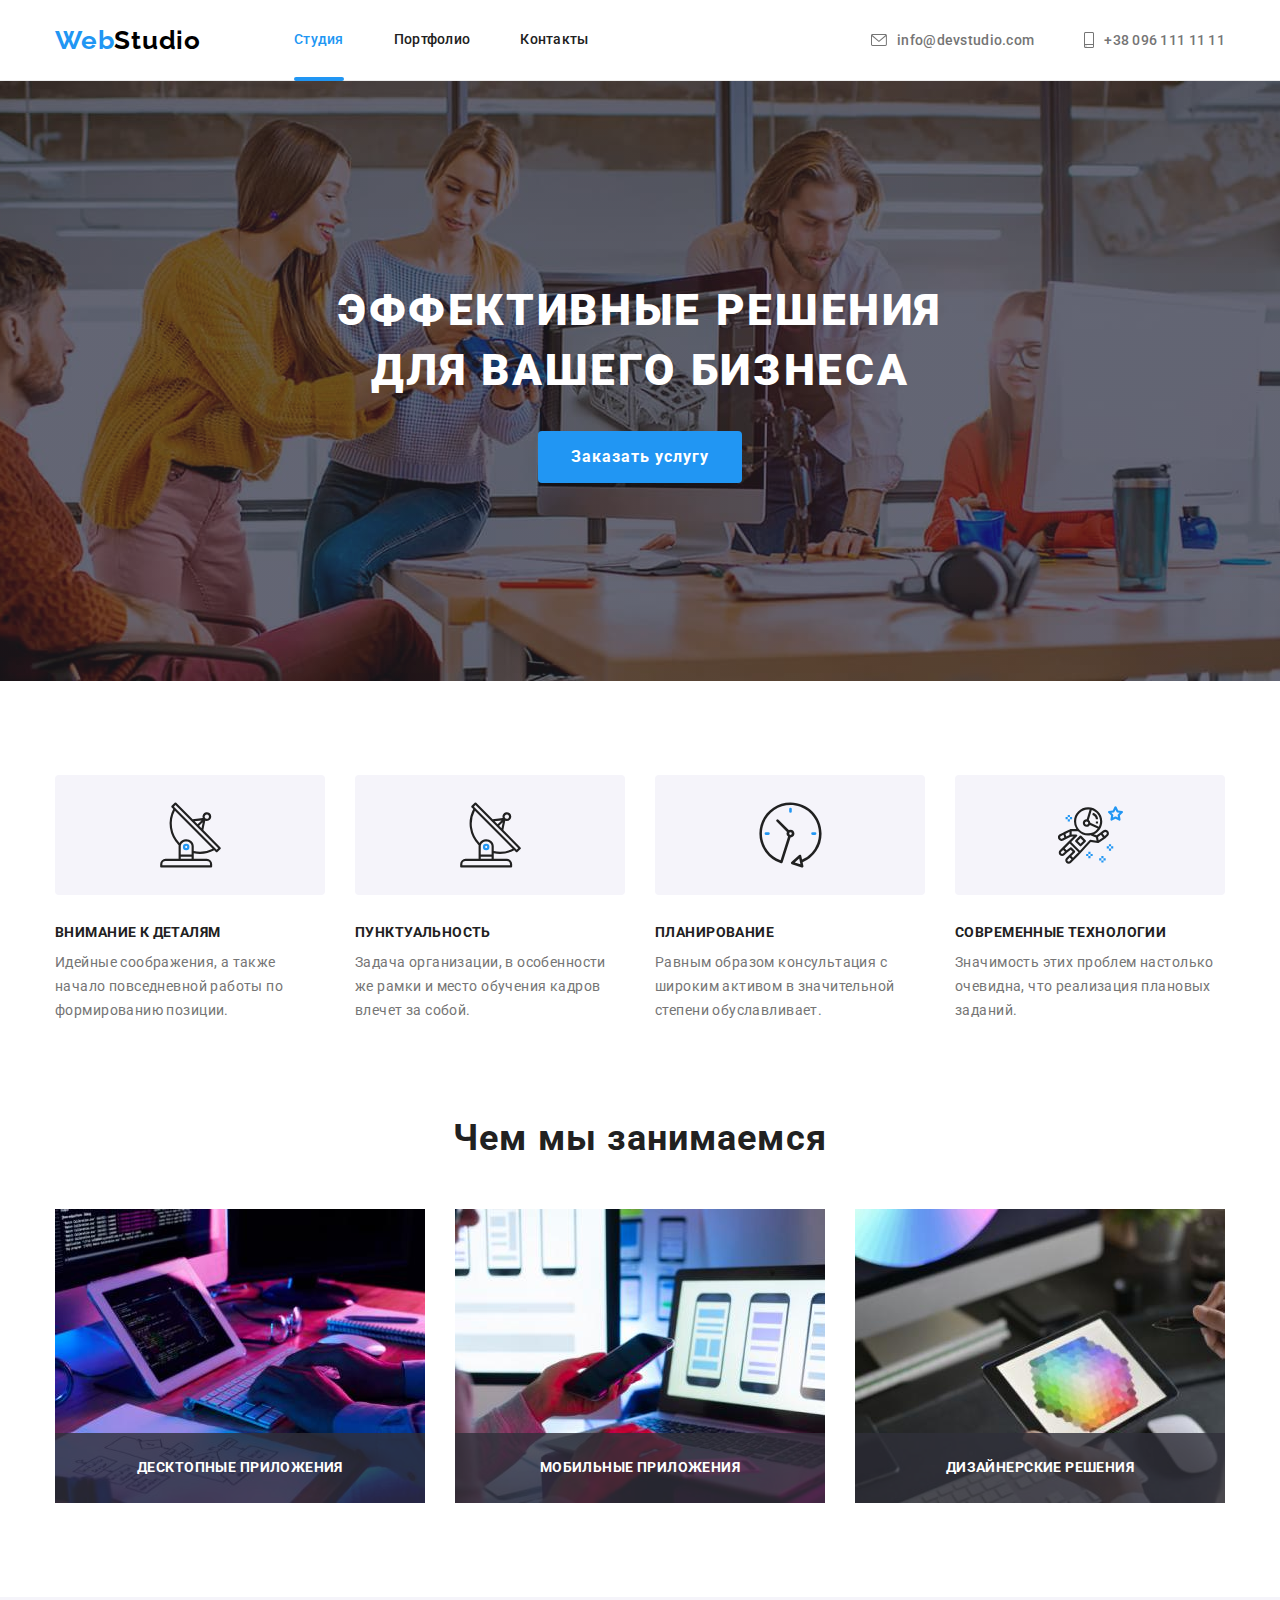
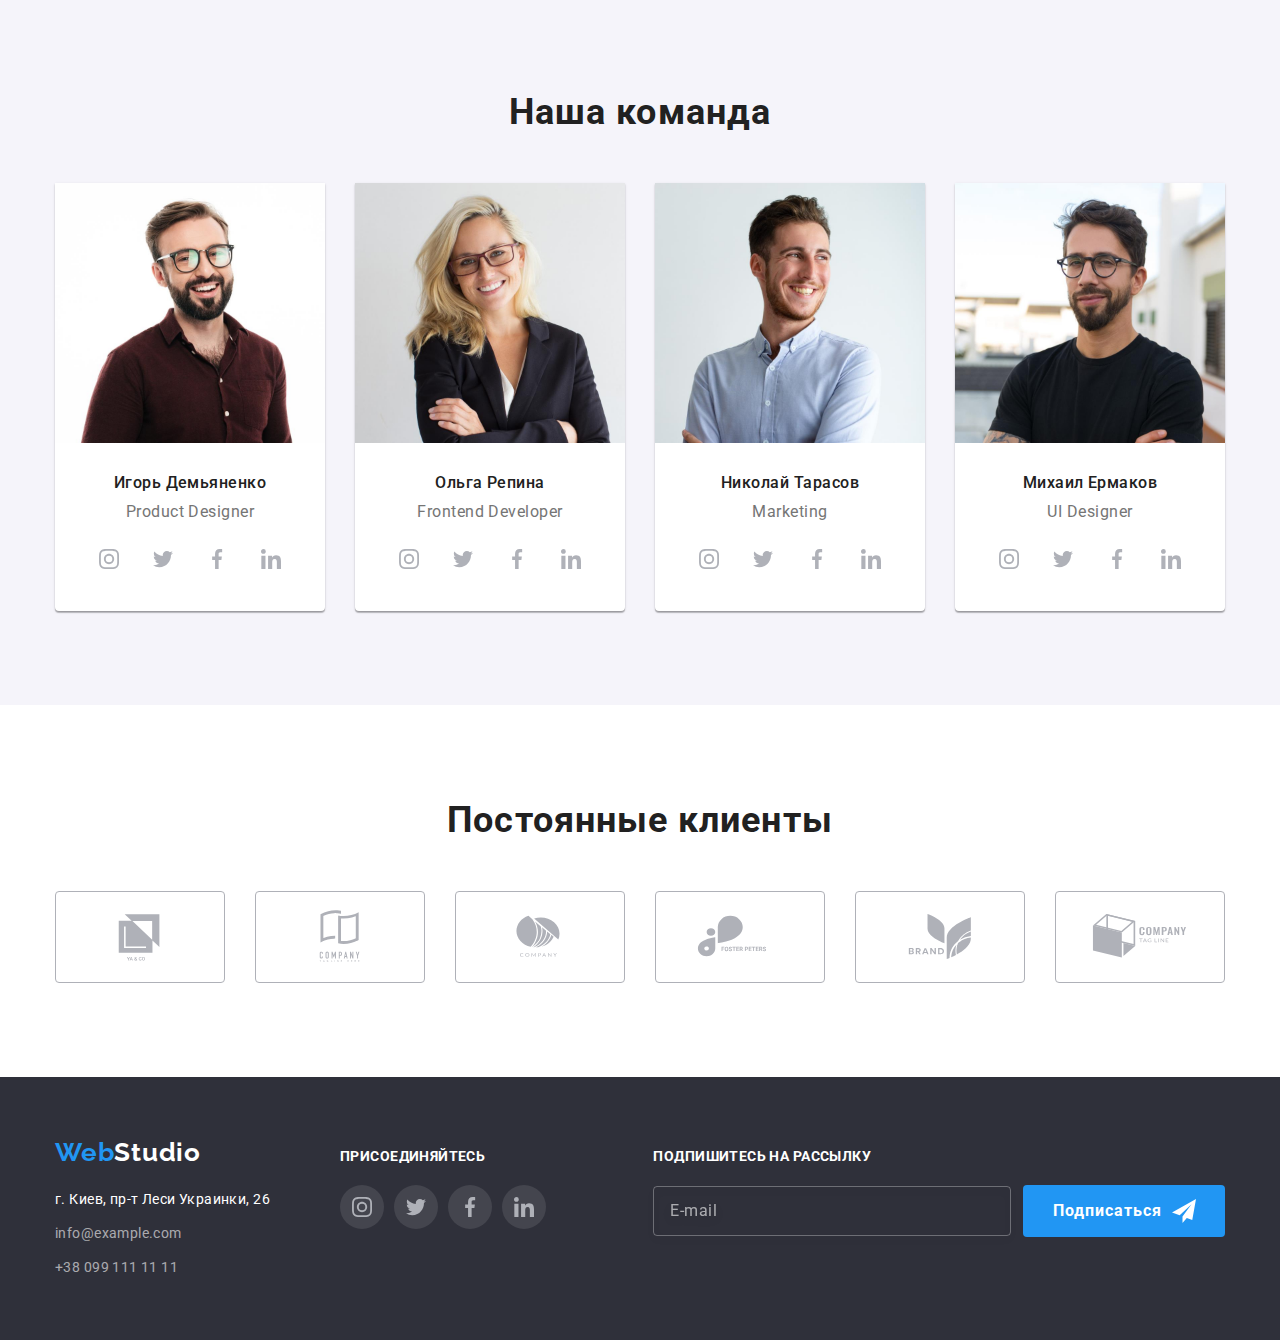
<file: index.html>
<!DOCTYPE html>
<html lang="ru">
  <head>
    <meta charset="UTF-8" />
    <meta http-equiv="X-UA-Compatible" content="IE=edge" />
    <meta name="viewport" content="width=device-width, initial-scale=1.0" />
    <title>Document</title>
    <link rel="preconnect" href="https://fonts.googleapis.com" />
    <link rel="preconnect" href="https://fonts.gstatic.com" crossorigin />
    <link
      href="https://fonts.googleapis.com/css2?family=Raleway:wght@700&family=Roboto:wght@400;500;700;900&display=swap"
      rel="stylesheet"
    />
    <link
      rel="stylesheet"
      href="https://cdnjs.cloudflare.com/ajax/libs/modern-normalize/1.1.0/modern-normalize.min.css"
    />
    <link rel="stylesheet" href="./css/main.min.css" />
  </head>
  <body>
    <!--Header-->
    <header class="header">
      <div class="container header__container">
        <!--page navigation-->
        <nav class="navigation">
          <a href="#" lang="en" class="logo header__logo">Web<span class="logo__dark">Studio</span></a>
          <ul class="nav">
            <li class="nav__item">
              <a class="nav__link nav__link--active" href="./index.html">Студия</a>
            </li>
            <li class="nav__item">
              <a class="nav__link" href="./portfolio.html">Портфолио</a>
            </li>
            <li class="nav__item">
              <a class="nav__link" href="#">Контакты</a>
            </li>
          </ul>
        </nav>
        <!--contacts info -->
        <ul class="contacts header__contacts">
          <li class="contacts__item">
            <a class="contacts__link" href="mailto:info@devstudio.com">
              <svg class="contacts__icon" width="16" height="12">
                <use href="./images/icons.svg/sprite.svg#envelope"></use></svg
              >info@devstudio.com
            </a>
          </li>
          <li class="contacts__item">
            <a class="contacts__link" href="tel:+380961111111">
              <svg class="contacts__icon" width="10" height="16">
                <use href="./images/icons.svg/sprite.svg#smartphone"></use></svg
              >+38 096 111 11 11</a
            >
          </li>
        </ul>
      </div>
    </header>
    <!-- ============ Hero ======================================-->
    <main>
      <section class="hero">
        <div class="container">
          <h1 class="hero__title">Эффективные решения для вашего бизнеса</h1>
          <button class="button" type="button" data-modal-open>Заказать услугу</button>
        </div>
      </section>
      <!-- ============ Section features =====-->
      <section class="section">
        <div class="container">
          <h2 class="section__title visually-hidden">Benefits</h2>
          <ul class="features">
            <li class="features__item">
              <div class="features__wrapper">
                <svg width="65" height="70">
                  <use href="./images/icons.svg/sprite.svg#antenna"></use>
                </svg>
              </div>
              <h3 class="features__title">Внимание к деталям</h3>
              <p class="features__text">
                Идейные соображения, а также начало повседневной работы по формированию позиции.
              </p>
            </li>
            <li class="features__item">
              <div class="features__wrapper">
                <svg width="65" height="70">
                  <use href="./images/icons.svg/sprite.svg#antenna"></use>
                </svg>
              </div>
              <h3 class="features__title">Пунктуальность</h3>
              <p class="features__text">
                Задача организации, в особенности же рамки и место обучения кадров влечет за собой.
              </p>
            </li>
            <li class="features__item">
              <div class="features__wrapper">
                <svg width="65" height="70">
                  <use href="./images/icons.svg/sprite.svg#clock"></use>
                </svg>
              </div>
              <h3 class="features__title">Планирование</h3>
              <p class="features__text">
                Равным образом консультация с широким активом в значительной степени обуславливает.
              </p>
            </li>
            <li class="features__item">
              <div class="features__wrapper">
                <svg width="65" height="70">
                  <use href="./images/icons.svg/sprite.svg#astronaut"></use>
                </svg>
              </div>
              <h3 class="features__title">Современные технологии</h3>
              <p class="features__text">
                Значимость этих проблем настолько очевидна, что реализация плановых заданий.
              </p>
            </li>
          </ul>
        </div>
      </section>
      <!--Section work-->
      <section class="section section--no-padding-top">
        <div class="container">
          <h2 class="section__title">Чем мы занимаемся</h2>
          <ul class="work">
            <li class="work__item">
              <img
                src="./images/work/block_scheme2.jpg"
                alt="Руки кодирующие на ноутбуке по блок-схеме"
                width="370"
                height="294"
              />
              <h3 class="work__title">Десктопные приложения</h3>
            </li>
            <li class="work__item">
              <img
                src="./images/work/mobile_vers2.jpg"
                alt="Экран ноутбука с вариатами моб.приложений"
                width="370"
                height="294"
              />
              <h3 class="work__title">Мобильные приложения</h3>
            </li>
            <li class="work__item">
              <img
                src="./images/work/laptop_vers2.jpg"
                alt="Планшет с игрой в руках "
                width="370"
                height="294"
              />
              <h3 class="work__title">Дизайнерские решения</h3>
            </li>
          </ul>
        </div>
      </section>
      <!--our_team-->
      <section class="section section--team">
        <div class="container">
          <h2 class="section__title">Наша команда</h2>
          <ul class="team">
            <li class="team__item">
              <img
                src="./images/team/ihor_demian2.jpg"
                alt="Фотография Игорь Демьяненко"
                width="270"
                height="260"
              />
              <div class="team__wrapper">
                <h3 class="team__title">Игорь Демьяненко</h3>
                <p lang="en" class="team__text">Product Designer</p>
                <ul class="social-list">
                  <li class="social-list__item">
                    <a href="" class="social-list__link">
                      <svg class="social-list__icon" width="20" height="20">
                        <use href="./images/icons.svg/sprite.svg#instagram"></use>
                      </svg>
                    </a>
                  </li>
                  <li class="social-list__item">
                    <a href="" class="social-list__link">
                      <svg class="social-list__icon" width="20" height="20">
                        <use href="./images/icons.svg/sprite.svg#twitter"></use>
                      </svg>
                    </a>
                  </li>
                  <li class="social-list__item">
                    <a href="" class="social-list__link">
                      <svg class="social-list__icon" width="20" height="20">
                        <use href="./images/icons.svg/sprite.svg#facebook"></use>
                      </svg>
                    </a>
                  </li>
                  <li class="social-list__item">
                    <a href="" class="social-list__link">
                      <svg class="social-list__icon" width="20" height="20">
                        <use href="./images/icons.svg/sprite.svg#linkedin"></use>
                      </svg>
                    </a>
                  </li>
                </ul>
              </div>
            </li>
            <li class="team__item">
              <img
                src="./images/team/olha_repina2.jpg"
                alt="Фотография Ольга Репина"
                width="270"
                height="260"
              />
              <div class="team__wrapper">
                <h3 class="team__title">Ольга Репина</h3>
                <p lang="en" class="team__text">Frontend Developer</p>
                <ul class="social-list">
                  <li class="social-list__item">
                    <a href="" class="social-list__link">
                      <svg class="social-list__icon" width="20" height="20">
                        <use href="./images/icons.svg/sprite.svg#instagram"></use>
                      </svg>
                    </a>
                  </li>
                  <li class="social-list__item">
                    <a href="" class="social-list__link">
                      <svg class="social-list__icon" width="20" height="20">
                        <use href="./images/icons.svg/sprite.svg#twitter"></use>
                      </svg>
                    </a>
                  </li>
                  <li class="social-list__item">
                    <a href="" class="social-list__link">
                      <svg class="social-list__icon" width="20" height="20">
                        <use href="./images/icons.svg/sprite.svg#facebook"></use>
                      </svg>
                    </a>
                  </li>
                  <li class="social-list__item">
                    <a href="" class="social-list__link">
                      <svg class="social-list__icon" width="20" height="20">
                        <use href="./images/icons.svg/sprite.svg#linkedin"></use>
                      </svg>
                    </a>
                  </li>
                </ul>
              </div>
            </li>
            <li class="team__item">
              <img
                src="./images/team/nikolaj_tarasov2.jpg"
                alt="Фотография Николай Тарасов"
                width="270"
                height="260"
              />
              <div class="team__wrapper">
                <h3 class="team__title">Николай Тарасов</h3>
                <p lang="en" class="team__text">Marketing</p>
                <ul class="social-list">
                  <li class="social-list__item">
                    <a href="" class="social-list__link">
                      <svg class="social-list__icon" width="20" height="20">
                        <use href="./images/icons.svg/sprite.svg#instagram"></use>
                      </svg>
                    </a>
                  </li>
                  <li class="social-list__item">
                    <a href="" class="social-list__link">
                      <svg class="social-list__icon" width="20" height="20">
                        <use href="./images/icons.svg/sprite.svg#twitter"></use>
                      </svg>
                    </a>
                  </li>
                  <li class="social-list__item">
                    <a href="" class="social-list__link">
                      <svg class="social-list__icon" width="20" height="20">
                        <use href="./images/icons.svg/sprite.svg#facebook"></use>
                      </svg>
                    </a>
                  </li>
                  <li class="social-list__item">
                    <a href="" class="social-list__link">
                      <svg class="social-list__icon" width="20" height="20">
                        <use href="./images/icons.svg/sprite.svg#linkedin"></use>
                      </svg>
                    </a>
                  </li>
                </ul>
              </div>
            </li>
            <li class="team__item">
              <img
                src="./images/team/michail_ermakov2.jpg"
                alt="Фотография Михаил Ермаков"
                width="270"
                height="260"
              />
              <div class="team__wrapper">
                <h3 class="team__title">Михаил Ермаков</h3>
                <p lang="en" class="team__text">UI Designer</p>
                <ul class="social-list">
                  <li class="social-list__item">
                    <a href="" class="social-list__link">
                      <svg class="social-list__icon" width="20" height="20">
                        <use href="./images/icons.svg/sprite.svg#instagram"></use>
                      </svg>
                    </a>
                  </li>
                  <li class="social-list__item">
                    <a href="" class="social-list__link">
                      <svg class="social-list__icon" width="20" height="20">
                        <use href="./images/icons.svg/sprite.svg#twitter"></use>
                      </svg>
                    </a>
                  </li>
                  <li class="social-list__item">
                    <a href="" class="social-list__link">
                      <svg class="social-list__icon" width="20" height="20">
                        <use href="./images/icons.svg/sprite.svg#facebook"></use>
                      </svg>
                    </a>
                  </li>
                  <li class="social-list__item">
                    <a href="" class="social-list__link">
                      <svg class="social-list__icon" width="20" height="20">
                        <use href="./images/icons.svg/sprite.svg#linkedin"></use>
                      </svg>
                    </a>
                  </li>
                </ul>
              </div>
            </li>
          </ul>
        </div>
      </section>
      <!-- ===CLIENTS -->
      <section class="section">
        <div class="container">
          <h2 class="section__title">Постоянные клиенты</h2>
          <ul class="clients">
            <li class="clients__item">
              <a href="" class="clients__link">
                <svg class="clients__icon" width="106" height="60">
                  <use href="./images/icons.svg/sprite.svg#company-name-1"></use>
                </svg>
              </a>
            </li>
            <li class="clients__item">
              <a href="" class="clients__link">
                <svg class="clients__icon">
                  <use href="./images/icons.svg/sprite.svg#company-name-2"></use>
                </svg>
              </a>
            </li>
            <li class="clients__item">
              <a href="" class="clients__link">
                <svg class="clients__icon">
                  <use href="./images/icons.svg/sprite.svg#company-name-3"></use>
                </svg>
              </a>
            </li>
            <li class="clients__item">
              <a href="" class="clients__link">
                <svg class="clients__icon">
                  <use href="./images/icons.svg/sprite.svg#company-name-4"></use>
                </svg>
              </a>
            </li>
            <li class="clients__item">
              <a href="" class="clients__link">
                <svg class="clients__icon">
                  <use href="./images/icons.svg/sprite.svg#company-name-5"></use>
                </svg>
              </a>
            </li>
            <li class="clients__item">
              <a href="" class="clients__link">
                <svg class="clients__icon">
                  <use href="./images/icons.svg/sprite.svg#company-name-6"></use>
                </svg>
              </a>
            </li>
          </ul>
        </div>
      </section>
    </main>
    <!--Footer-->
    <footer class="footer">
      <div class="container container--footer">
        <div class="address-block">
          <a href="#" class="logo footer__logo">Web<span class="logo__light">Studio</span></a>
          <address class="footer__addr">
            <ul class="footer__list footer__list--text">
              <li class="footer__item">
                <a
                  class="footer__link footer__link--location"
                  href="https://goo.gl/maps/vdUjSE2Tv6SdJSwDA"
                  target="_blank"
                  rel="noopener noreferrer"
                  >г. Киев, пр-т Леси Украинки, 26
                </a>
              </li>
              <li class="footer__item">
                <a class="footer__link" href="mailto:info@example.com">info@example.com</a>
              </li>
              <li class="footer__item">
                <a class="footer__link" href="tel:+380991111111">+38 099 111 11 11</a>
              </li>
            </ul>
          </address>
        </div>
        <div class="social-block">
          <h3 class="footer__title">присоединяйтесь</h3>
          <ul class="social-list">
            <li class="social-list__item">
              <a href="" class="social-list__link social-list__link--footer">
                <svg class="social-list__icon" width="20" height="20">
                  <use href="./images/icons.svg/sprite.svg#instagram"></use>
                </svg>
              </a>
            </li>
            <li class="social-list__item">
              <a href="" class="social-list__link social-list__link--footer">
                <svg class="social-list__icon" width="20" height="20">
                  <use href="./images/icons.svg/sprite.svg#twitter"></use>
                </svg>
              </a>
            </li>
            <li class="social-list__item">
              <a href="" class="social-list__link social-list__link--footer">
                <svg class="social-list__icon" width="20" height="20">
                  <use href="./images/icons.svg/sprite.svg#facebook"></use>
                </svg>
              </a>
            </li>
            <li class="social-list__item">
              <a href="" class="social-list__link social-list__link--footer">
                <svg class="social-list__icon" width="20" height="20">
                  <use href="./images/icons.svg/sprite.svg#linkedin"></use>
                </svg>
              </a>
            </li>
          </ul>
        </div>
          <form class="subscription">
            <h3 class="footer__title">Подпишитесь на рассылку</h3>
            <div class="subscription__wrapper">
              <input class="subscription__input" type="email" 
              name="email" 
              id="user_email" 
              pattern="^([a-z0-9_-]+\.)*[a-z0-9_-]+@[a-z0-9_-]+(\.[a-z0-9_-]+)*\.[a-z]{2,6}$" 
              title="xxxx@xxx.xxx" placeholder="E-mail"/>
              <button type="submit" class="button button--subscription">
                <span>
                  Подписаться
                </span>
                <svg class="social-list__icon subscription__icon" width="24" height="24">
                  <use href="./images/icons.svg/sprite.svg#icon-telegram"></use>
                </svg>
              </button>
            </div>
          </form> 
      </div>
    </footer>
    <!-- ==================== BACKDROP =================== -->
    <div class="backdrop is-hidden" data-modal>
      <div class="modal">
        <button type="button" class="close-btn" data-modal-close>
          <svg class="modal-close-btn__icon" width="11" height="11">
            <use href="./images/icons.svg/sprite.svg#close-icon"></use>
          </svg>
        </button>

        <form class="contact-form">
          <b class="contact-form__topic">Оставьте свои данные, мы вам перезвоним</b>
          <label class="contact-form__field">
            <span class="contact-form__key">Имя</span>
            <span class="contact-form__wrapper">
              <input
              class="contact-form__input"
              type="text"
              name="user-name"
              pattern="[a-zA-Z]*"
              title="Максим"/>
              <svg class="contact-form__icon" width="18" height="18">
              <use href="./images/icons.svg/sprite.svg#icon-person"></use>
              </svg>
            </span>
          </label>
          <label class="contact-form__field">
            <span class="contact-form__key">Телефон</span>
            <span class="contact-form__wrapper">
              <input
              class="contact-form__input"
              type="tel"
              name="user-phone-number"
              pattern="[0-9]{3}-[0-9]{3}-[0-9]{2}-[0-9]{2}"
              title="xxx-xxx-xx-xx"
            />
            <svg class="contact-form__icon" width="13" height="13">
              <use href="./images/icons.svg/sprite.svg#icon-phone-black"></use>
            </svg>
            </span>
          </label>
          <label class="contact-form__field">
            <span class="contact-form__key">Почта</span>
            <span class="contact-form__wrapper">
              <input
              class="contact-form__input"
              type="email"
              name="user-email"
              pattern="^([a-z0-9_-]+\.)*[a-z0-9_-]+@[a-z0-9_-]+(\.[a-z0-9_-]+)*\.[a-z]{2,6}$"
              title="xxxx@xxx.xxx"
            />
            <svg class="contact-form__icon" width="18" height="18">
              <use href="./images/icons.svg/sprite.svg#icon-vector"></use>
            </svg>
            </span>
          </label>
          <label class="contact-form__field contact-form__field--last">
            <span class="contact-form__key">Комментарий</span>
            <textarea
              class="contact-form__message"
              placeholder="Введите текст"
              name="user-text-message"
            ></textarea>
          </label>
          <input type="checkbox" class="checkbox checkbox--visually-hidden" id="checkbox-policy" name="user-checkbox" value="newsletter-agreed"/>
          <label for="checkbox-policy" class="checkbox__label"
            >Соглашаюсь с рассылкой и принимаю&nbsp;<a class="checkbox__link" href="">Условия договора</a></label
          >
          <button type="submit" class="button button--form">Отправить</button>
        </form>
      </div>
    </div>
    <script src="./js/modal.js"></script>
  </body>
</html>
</file>
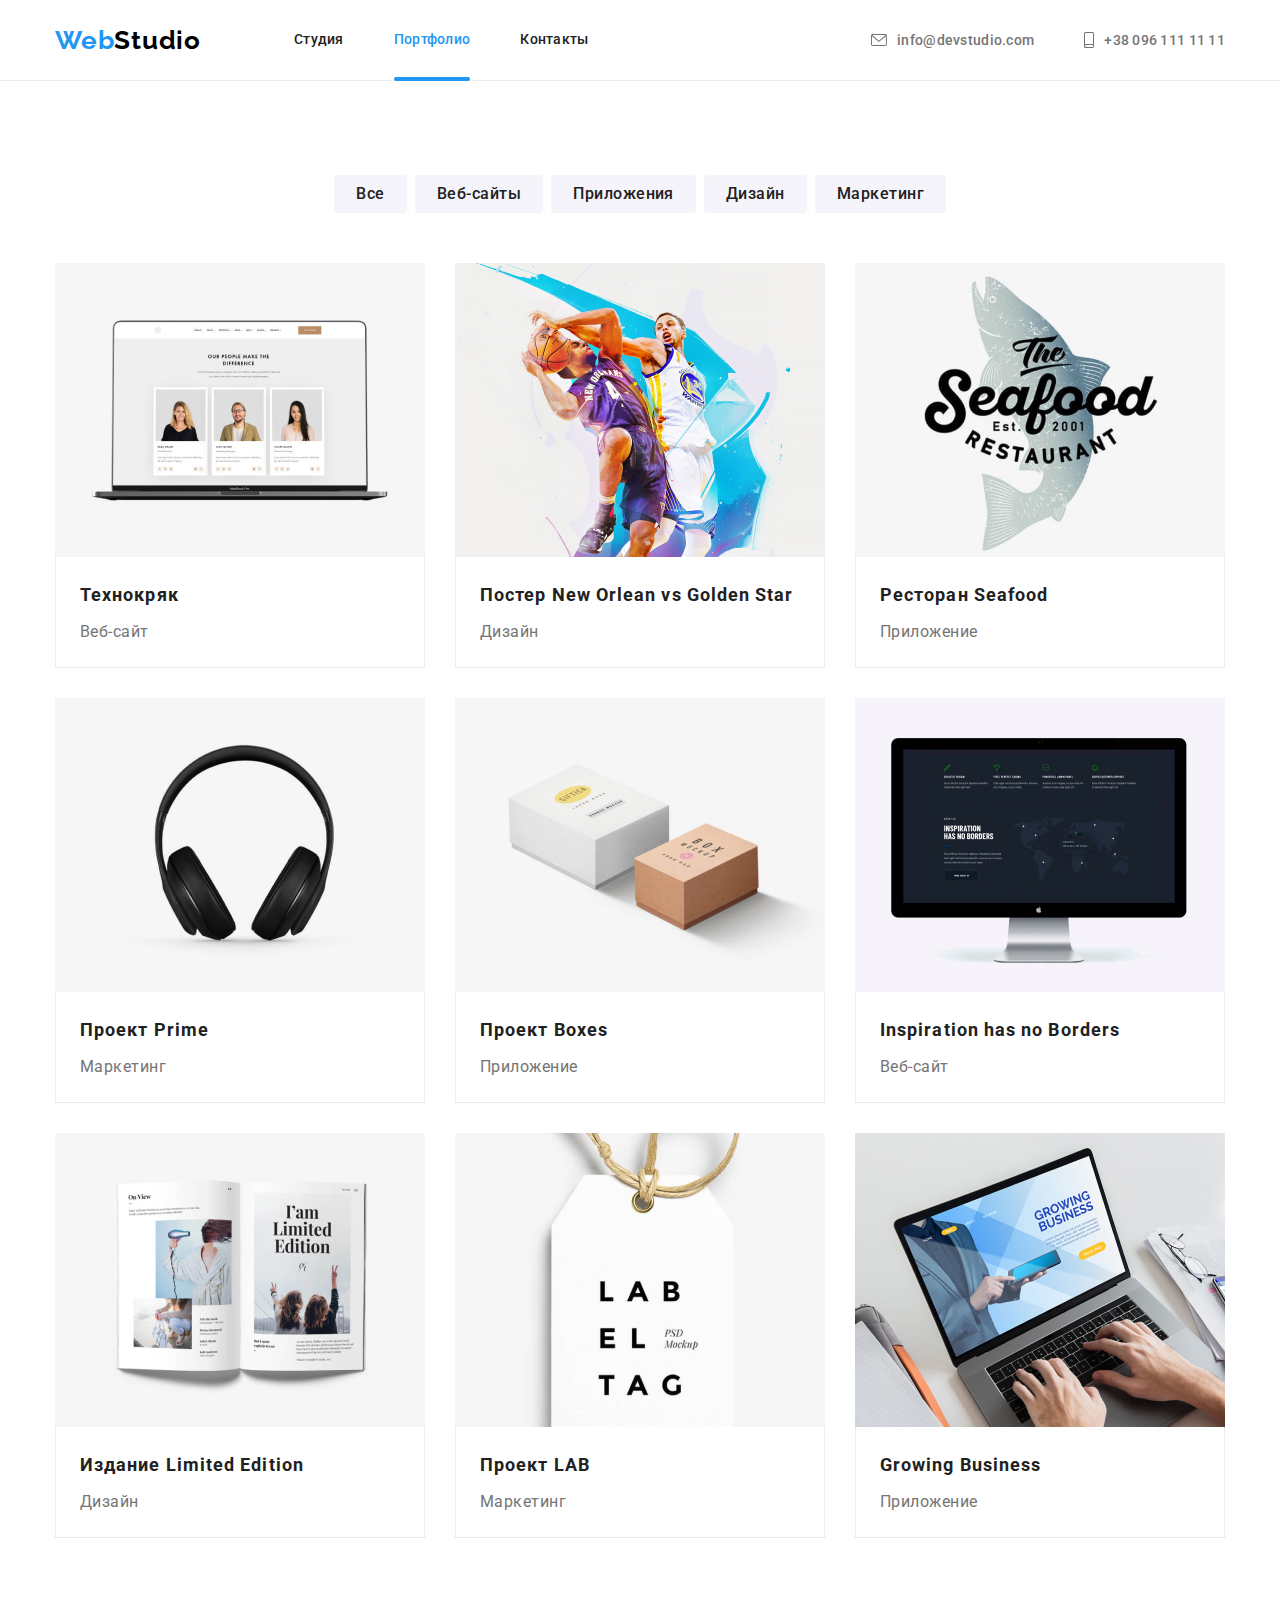
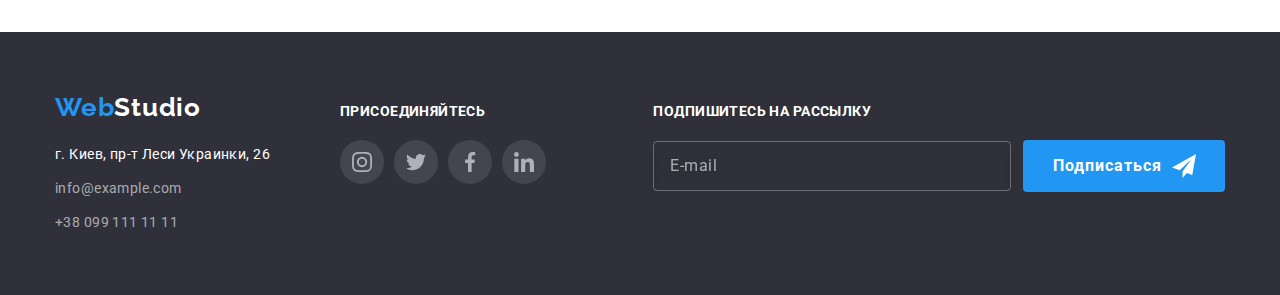
<file: portfolio.html>
<!DOCTYPE html>
<html lang="ru">
  <head>
    <meta charset="UTF-8" />
    <meta http-equiv="X-UA-Compatible" content="IE=edge" />
    <meta name="viewport" content="width=device-width, initial-scale=1.0" />
    <title>Document</title>
    <link rel="preconnect" href="https://fonts.googleapis.com">
    <link rel="preconnect" href="https://fonts.gstatic.com" crossorigin>
    <link href="https://fonts.googleapis.com/css2?family=Raleway:wght@700&family=Roboto:wght@400;500;700;900&display=swap" rel="stylesheet">
    <link rel="stylesheet" href="https://cdnjs.cloudflare.com/ajax/libs/modern-normalize/1.1.0/modern-normalize.min.css" />
    <link rel="stylesheet" href="./css/main.min.css" />
  </head>
  <body>
  <!--Header-->
  <header class="header">
    <div class="container header__container">
      <!--page navigation-->
      <nav class="navigation">
        <a href="#" lang="en" class="logo header__logo">Web<span class="logo__dark">Studio</span></a>
        <ul class="nav">
          <li class="nav__item">
            <a class="nav__link " href="./index.html">Студия</a>
          </li>
          <li class="nav__item">
            <a class="nav__link nav__link--active" href="./portfolio.html">Портфолио</a>
          </li>
          <li class="nav__item">
            <a class="nav__link" href="#">Контакты</a>
          </li>
        </ul>
      </nav>
      <!--contacts info -->
      <ul class="contacts header__contacts">
        <li class="contacts__item">
          <a class="contacts__link" href="mailto:info@devstudio.com">
            <svg class="contacts__icon" width="16" height="12">
              <use href="./images/icons.svg/sprite.svg#envelope"></use></svg
            >info@devstudio.com
          </a>
        </li>
        <li class="contacts__item">
          <a class="contacts__link" href="tel:+380961111111">
            <svg class="contacts__icon" width="10" height="16">
              <use href="./images/icons.svg/sprite.svg#smartphone"></use></svg
            >+38 096 111 11 11</a
          >
        </li>
      </ul>
    </div>
  </header>
    <!-- MAIN SECTION -->
    <main>
      <!-- Section filtr -->
      <section class="section">
        <div class="container">
          <h1 class="visually-hidden">Filter</h1>
          <ul class="filter">
            <li class="filter__item">
              <button class="filter-btn" type="button">Все</button>
            </li>
            <li class="filter__item">
              <button class="filter-btn" type="button">Веб-сайты</button>
            </li>
            <li class="filter__item">
              <button class="filter-btn" type="button">Приложения</button>
            </li>
            <li class="filter__item">
              <button class="filter-btn" type="button">Дизайн</button>
            </li>
            <li class="filter__item">
              <button class="filter-btn" type="button">Маркетинг</button>
            </li>
          </ul>
          <!-- CONTENT -->
          <ul class="content">
            <li class="content__item">
              <a href="" class="content__link">
                <div class="content__block">
                  <img
                  class="content-img"
                  src="./images/./portfolio_img/technokriak_1.jpg"
                  alt="Фото веб-сайта технокряк"
                />
                <p class="content__overlay">Ресурс предлагает комплексные предложения с разным уровнем функционала и сервисов. 
                  Все это позволит посетителю получить исчерпывающие сведения о компании или частном лице.</p>
                </div>
              <div class="content__wrapper">
                <h2 class="content__title">Технокряк</h2>
                <p class="content__text">Веб-сайт</p>
              </div>
            </a>
            </li>
            <li class="content__item">
              <a href="" class="content__link">
                <div class="content__block"><img
                  class="content-img"
                  src="./images/./portfolio_img/poster_new_oll_2.jpg"
                  alt="Постер New Orlean vs Golden Sta"
                />
                <p class="content__overlay">Lorem ipsum dolor sit amet consectetur, adipisicing elit. Fugit laborum, ipsum provident volup</p>
              </div>
                <div class="content__wrapper">
                  <h2 class="content__title">Постер New Orlean vs Golden Star</h2>
                  <p class="content__text">Дизайн</p>
              </div>
            </a>
            </li>
            <li class="content__item">
                <a href="" class="content__link">
                  <div class="content__block">
                  <img
                  class="content-img"
                  src="./images/./portfolio_img/seafood_3.jpg"
                  alt="Ресторан Seafood"
                />
                <p class="content__overlay">Lorem ipsum dolor sit amet consectetur, adipisicing elit. Fugit laborum, ipsum provident volup</p>
              </div>
              <div class="content__wrapper">
                <h2 class="content__title">Ресторан Seafood</h2>
                <p class="content__text">Приложение</p>
              </div>
            </a>
            </li>
            <li class="content__item">
              <a href="" class="content__link">
                <div class="content__block">
                  <img
                  src="./images/./portfolio_img/prime_4.jpg"
                  alt="Фотография наушников"
                />
                <p class="content__overlay">Lorem ipsum dolor sit amet consectetur, adipisicing elit. Fugit laborum, ipsum provident volup</p>
                </div>
              <div class="content__wrapper">
                <h2 class="content__title">Проект Prime</h2>
                <p class="content__text">Маркетинг</p>
              </div>
            </a>
            </li>
            <li class="content__item">
              <a href="" class="content__link">
                <div class="content__block">
                  <img
                  src="./images/./portfolio_img/boxes_5.jpg"
                  alt="Фото коробок с надписями"
                />
                <p class="content__overlay">Lorem ipsum dolor sit amet consectetur, adipisicing elit. Fugit laborum, ipsum provident volup</p>
                </div>
                <div class="content__wrapper">
                  <h2 class="content__title">Проект Boxes</h2>
                  <p class="content__text">Приложение</p>
              </div>
            </a>
            </li>
            <li class="content__item">
              <a href="" class="content__link">
                <div class="content__block">
                  <img
                  src="./images/./portfolio_img/no_borders_6.jpg"
                  alt="Фото монитора"
                />
                <p class="content__overlay">Lorem ipsum dolor sit amet consectetur, adipisicing elit. Fugit laborum, ipsum provident volup</p>
                </div>
                <div class="content__wrapper">
                  <h2 class="content__title">Inspiration has no Borders</h2>
                  <p class="content__text">Веб-сайт</p>
              </div>
            </a>
            </li>
            <li class="content__item">
              <a href="" class="content__link">
                <div class="content__block">
                  <img
                  src="./images/./portfolio_img/limied_editon7.jpg"
                  alt="Фото открытой книги"
                />
                <p class="content__overlay">Lorem ipsum dolor sit amet consectetur, adipisicing elit. Fugit laborum, ipsum provident volup</p>
                </div>
                <div class="content__wrapper">
                  <h2 class="content__title">Издание Limited Edition</h2>
                  <p class="content__text">Дизайн</p>
              </div>
            </a>
            </li>
            <li class="content__item">
              <a href="" class="content__link">
                <div class="content__block">
                  <img
                  src="./images/./portfolio_img/lab_8.jpg"
                  alt="Фотография этикетки"
                />
                <p class="content__overlay">Lorem ipsum dolor sit amet consectetur, adipisicing elit. Fugit laborum, ipsum provident volup</p>
                </div>
                <div class="content__wrapper">
                  <h2 class="content__title">Проект LAB</h2>
                  <p class="content__text">Маркетинг</p>
              </div>
            </a>
            </li>
            <li class="content__item">
              <a href="" class="content__link">
                <div class="content__block">
                  <img
                  src="./images/./portfolio_img/grow_bisn_9.jpg"
                  alt="Фото открытого планшета"
                />
                <p class="content__overlay">Lorem ipsum dolor sit amet consectetur, adipisicing elit. Fugit laborum, ipsum provident volup</p>
                </div>
                <div class="content__wrapper">
                  <h2 class="content__title">Growing Business</h2>
                  <p class="content__text">Приложение</p>
              </div>
            </a>
            </li>
          </ul>
        </div>
      </section>
    </main>
  <!--Footer-->
  <footer class="footer">
    <div class="container container--footer">
      <div class="address-block">
        <a href="#" class="logo footer__logo">Web<span class="logo__light">Studio</span></a>
        <address class="footer__addr">
          <ul class="footer__list footer__list--text">
            <li class="footer__item">
              <a
                class="footer__link footer__link--location"
                href="https://goo.gl/maps/vdUjSE2Tv6SdJSwDA"
                target="_blank"
                rel="noopener noreferrer"
                >г. Киев, пр-т Леси Украинки, 26
              </a>
            </li>
            <li class="footer__item">
              <a class="footer__link" href="mailto:info@example.com">info@example.com</a>
            </li>
            <li class="footer__item">
              <a class="footer__link" href="tel:+380991111111">+38 099 111 11 11</a>
            </li>
          </ul>
        </address>
      </div>
      <div class="social-block">
        <h3 class="footer__title">присоединяйтесь</h3>
        <ul class="social-list">
          <li class="social-list__item">
            <a href="" class="social-list__link social-list__link--footer">
              <svg class="social-list__icon" width="20" height="20">
                <use href="./images/icons.svg/sprite.svg#instagram"></use>
              </svg>
            </a>
          </li>
          <li class="social-list__item">
            <a href="" class="social-list__link social-list__link--footer">
              <svg class="social-list__icon" width="20" height="20">
                <use href="./images/icons.svg/sprite.svg#twitter"></use>
              </svg>
            </a>
          </li>
          <li class="social-list__item">
            <a href="" class="social-list__link social-list__link--footer">
              <svg class="social-list__icon" width="20" height="20">
                <use href="./images/icons.svg/sprite.svg#facebook"></use>
              </svg>
            </a>
          </li>
          <li class="social-list__item">
            <a href="" class="social-list__link social-list__link--footer">
              <svg class="social-list__icon" width="20" height="20">
                <use href="./images/icons.svg/sprite.svg#linkedin"></use>
              </svg>
            </a>
          </li>
        </ul>
      </div>
        <form class="subscription">
          <h3 class="footer__title">Подпишитесь на рассылку</h3>
          <div class="subscription__wrapper">
            <input class="subscription__input" type="email" 
            name="email" 
            id="user_email" 
            pattern="^([a-z0-9_-]+\.)*[a-z0-9_-]+@[a-z0-9_-]+(\.[a-z0-9_-]+)*\.[a-z]{2,6}$" 
            title="xxxx@xxx.xxx" placeholder="E-mail"/>
            <button type="submit" class="button button--subscription">
              <span>
                Подписаться
              </span>
              <svg class="social-list__icon subscription__icon" width="24" height="24">
                <use href="./images/icons.svg/sprite.svg#icon-telegram"></use>
              </svg>
            </button>
          </div>
        </form> 
    </div>
  </footer>
  </body>
</html>
</file>
<file: css/main.min.css>
.clients .clients__link,.work__title,.features__wrapper,.checkbox__label,.social-list__link{display:flex;align-items:center;justify-content:center}.footer__title,.work__title,.features__title{font-weight:700;font-size:14px;line-height:1.14;text-transform:uppercase;letter-spacing:.03em}.footer__list--text,.features__text{font-weight:400;font-size:14px;line-height:1.71;letter-spacing:.03em;margin-top:0px}.checkbox--visually-hidden,.visually-hidden{position:absolute;width:1px;height:1px;margin:-1px;border:0;padding:0;white-space:nowrap;clip-path:inset(100%);clip:rect(0 0 0 0);overflow:hidden}.content,.clients,.team,.work{display:flex;flex-wrap:wrap;margin-left:-30px;margin-top:-30px}.content__item,.work__item{flex-basis:calc((100% - 90px)/3);margin-left:30px;margin-top:30px}h1,h2,h3,p{margin-top:0px;margin-bottom:0px}ul,ol{margin-top:0px;margin-bottom:0px;padding-left:0px;list-style:none}img{display:block;max-width:100%;height:auto}a{text-decoration:none}body{font-family:"Roboto",sans-serif;background-color:#fff;color:#757575}.container{width:1200px;margin-left:auto;margin-right:auto;padding-left:15px;padding-right:15px}.container--footer{align-items:baseline;display:flex}.section{padding:94px 0}.section--no-padding-top{padding-top:0}.section--team{background:#f5f4fa}.section__title{font-weight:700;font-size:36px;line-height:1.1666666667;text-align:center;letter-spacing:.03em;color:#212121;margin-bottom:50px}.button{min-width:200px;font-family:inherit;font-weight:700;font-size:16px;line-height:1.875;cursor:pointer;letter-spacing:.06em;box-shadow:rgba(0,0,0,.15);color:#fff;background-color:#2196f3;border-radius:4px;padding:10px 32px;border:1px solid rgba(0,0,0,0);transition:background-color 250ms cubic-bezier(0.4, 0, 0.2, 1)}.button:hover,.button:focus{background-color:#188ce8}.button--form{align-self:center}.filter-btn{min-width:73px;font-weight:500;font-size:16px;line-height:1.625;letter-spacing:.03em;border:none;font-family:inherit;color:#212121;background:#f5f4fa;border-radius:4px;cursor:pointer;padding:6px 22px;transition:background-color 250ms cubic-bezier(0.4, 0, 0.2, 1),box-shadow 250ms cubic-bezier(0.4, 0, 0.2, 1),color 250ms cubic-bezier(0.4, 0, 0.2, 1)}.filter-btn:hover,.filter-btn:focus{background-color:#2196f3;box-shadow:0px 3px 1px rgba(0,0,0,.1),0px 1px 2px rgba(0,0,0,.08),0px 2px 2px rgba(0,0,0,.12);border-radius:4px;color:#fff}.navigation{display:flex;align-items:center}.nav{display:flex}.nav__item:not(:last-child){margin-right:50px}.nav__link{display:block;position:relative;font-weight:500;font-size:14px;line-height:1.14;align-items:center;letter-spacing:.02em;padding-top:32px;padding-bottom:32px;color:#212121;transition:color 250ms cubic-bezier(0.4, 0, 0.2, 1)}.nav__link:hover,.nav__link:focus{color:#2196f3}.nav__link--active{color:#2196f3}.nav__link--active::after{content:"";display:block;position:absolute;left:0;bottom:-1px;width:100%;height:4px;background:#2196f3;border-radius:2px}.social-list{display:flex;justify-content:center}.social-list__link{width:44px;height:44px;background-color:#fff;border-radius:50%;transition:background-color 250ms cubic-bezier(0.4, 0, 0.2, 1)}.social-list__link:hover,.social-list__link:focus{background-color:#2196f3}.social-list__link--footer{fill:#fff;background-color:rgba(255,255,255,.1)}.social-list__link--footer:hover,.social-list__link--footer:focus{background-color:#2196f3}.social-list__icon{fill:#afb1b8;transition:fill 250ms cubic-bezier(0.4, 0, 0.2, 1)}.social-list__link:hover .social-list__icon,.social-list__link:focus .social-list__icon{fill:#fff}.social-list__item:not(:last-child){margin-right:10px}.logo{font-family:"Raleway",sans-serif;font-weight:700;font-size:26px;line-height:1.19;letter-spacing:.03em;color:#2196f3;padding:24px 0}.logo .logo__dark{color:#000}.logo .logo__light{color:#fff}.header__logo{margin-right:93px}.footer__logo{display:inline-block;margin-right:0;margin-bottom:20px;padding:0%}.footer-link-location{color:#fff}.contacts__item:not(:last-child){margin-right:50px}.contacts__icon{fill:currentColor;margin-right:10px;transition:fill 250ms cubic-bezier(0.4, 0, 0.2, 1)}.contacts__link{display:flex;color:#757575;font-weight:500;font-size:14px;line-height:1.1428571429;align-items:center;letter-spacing:.02em;padding-top:32px;padding-bottom:32px;transition:color 250ms cubic-bezier(0.4, 0, 0.2, 1)}.contacts__link:hover,.contacts__link:focus{color:#2196f3}.backdrop{position:fixed;top:0;left:0;width:100%;height:100%;background-color:rgba(0,0,0,.1);transition:opacity 250ms cubic-bezier(0.4, 0, 0.2, 1),visibility 250ms cubic-bezier(0.4, 0, 0.2, 1)}.backdrop.is-hidden{opacity:0;visibility:hidden;pointer-events:none}.modal{width:528px;height:581px;background-color:#fff;position:absolute;padding:40px;top:50%;left:50%;transform:translate(-50%, -50%);box-shadow:0px 1px 3px rgba(0,0,0,.12),0px 1px 1px rgba(0,0,0,.14),0px 2px 1px rgba(0,0,0,.2);border-radius:4px}.close-btn{position:absolute;top:8px;right:8px;display:flex;align-items:center;justify-content:center;width:30px;height:30px;padding:0;background:rgba(0,0,0,0);border:1px solid rgba(0,0,0,.1);border-radius:50%;cursor:pointer}.close-btn:hover,.close-btn:focus{fill:#188ce8}.contact-form{display:flex;flex-direction:column}.contact-form .contact-form__field{margin-bottom:10px}.contact-form .contact-form__field--last{margin-bottom:20px}.contact-form .contact-form__wrapper{position:relative;display:block}.contact-form .contact-form__input{width:100%;height:40px;padding-left:42px;border:1px solid rgba(33,33,33,.2);border-radius:4px;transition:border-color 250ms cubic-bezier(0.4, 0, 0.2, 1)}.contact-form .contact-form__input:focus{outline:none;border-color:#2196f3}.contact-form .contact-form__key{display:block;font-family:"Roboto",sans-serif;font-weight:400;font-size:12px;line-height:1.1666666667;letter-spacing:.01em;margin-bottom:4px;color:#757575}.contact-form .contact-form__topic{font-family:"Roboto",sans-serif;font-weight:700;font-size:20px;line-height:1.15;text-align:center;letter-spacing:.03em;color:#212121;margin-bottom:12px}.contact-form__icon{display:block;position:absolute;top:50%;left:12px;transform:translateY(-50%);transition:fill 250ms cubic-bezier(0.4, 0, 0.2, 1)}.contact-form__input:focus+.contact-form__icon{fill:#2196f3}.contact-form__message{display:block;width:100%;height:120px;border:1px solid rgba(33,33,33,.2);border-radius:4px;resize:none;padding:12px 16px;transition:border-color 250ms cubic-bezier(0.4, 0, 0.2, 1)}.contact-form__message:focus{outline:none;border-color:#2196f3}.contact-form__message::placeholder{font-family:"Roboto",sans-serif;font-weight:400;font-size:14px;line-height:1.1428571429;letter-spacing:.01em;color:rgba(117,117,117,.5)}.content__title{font-weight:700;font-size:18px;line-height:2;letter-spacing:.06em;color:#212121;margin-bottom:4px}.content__text{font-weight:400;font-size:16px;line-height:1.875;letter-spacing:.03em;color:#757575}.checkbox__label{flex-wrap:wrap;font-family:"Roboto",sans-serif;font-weight:400;font-size:14px;line-height:1.7142857143;letter-spacing:.03em;color:#757575;margin-bottom:30px}.checkbox__label::before{display:block;content:"";width:16px;height:15px;border:2px solid #000;border-radius:2px;cursor:pointer;margin-right:4px}.checkbox:checked+.checkbox__label::before{background-color:#2196f3;border-color:#2196f3;background-image:url("../images/modal-icons/choose-mark-icon.svg");background-repeat:no-repeat;background-position:center;background-size:11px 8px}.checkbox:focus+.checkbox__label::before{border:2px solid #2196f3}.checkbox__label .checkbox__link{text-decoration:underline;color:#2196f3}.header{border-bottom-width:1px;border-bottom-style:solid;border-bottom-color:#ececec}.header__container{display:flex;align-items:center}.header__contacts{display:flex;margin-left:auto}.hero{height:600px;background-position:center;background-repeat:no-repeat;padding-top:200px;padding-bottom:200px;background-color:#c4c4c4;background-image:linear-gradient(to right, rgba(47, 48, 58, 0.4), rgba(47, 48, 58, 0.4)),url("../images/hero/hero-main-photo.jpg");text-align:center;margin:0 auto;max-width:1600px;background-size:cover}.hero__title{width:696px;margin-top:0px;margin-bottom:30px;margin-left:auto;margin-right:auto;font-weight:900;font-size:44px;line-height:1.36;letter-spacing:.06em;text-transform:uppercase;color:#fff}.features__title{color:#212121;margin-top:0px;margin-bottom:10px}.features{display:flex;flex-wrap:wrap;margin:-15px}.features__item{margin:15px;flex-basis:calc((100% - 120px)/4)}.features__wrapper{width:270px;height:120px;margin-bottom:30px;background:#f5f4fa;border-radius:4px}.work__item{position:relative}.work__title{position:absolute;left:0%;bottom:0%;width:100%;height:70px;color:#fff;background:rgba(47,48,58,.8);margin-bottom:0}.team__item{flex-basis:calc((100% - 120px)/4);margin-left:30px;margin-top:30px;background:#fff;box-shadow:0px 1px 3px rgba(0,0,0,.12),0px 1px 1px rgba(0,0,0,.14),0px 2px 1px rgba(0,0,0,.2);border-radius:0px 0px 4px 4px}.team__wrapper{padding:30px 0}.team__title{font-weight:500;font-size:16px;line-height:1.19;text-align:center;letter-spacing:.03em;color:#212121;margin-bottom:10px}.team__text{font-weight:400;font-size:16px;line-height:1.19;text-align:center;letter-spacing:.03em;margin-bottom:16px}.clients .clients__item{flex-basis:calc((100% - 180px)/6);margin-left:30px;margin-top:30px}.clients .clients__link{width:170px;height:92px;box-sizing:border-box;border:1px solid #afb1b8;border-radius:4px;transition:border 250ms cubic-bezier(0.4, 0, 0.2, 1)}.clients .clients__link:hover,.clients .clients__link:focus{border:1px solid #2196f3}.clients__icon{width:106px;height:60px;fill:#afb1b8;transition:fill 250ms cubic-bezier(0.4, 0, 0.2, 1)}.clients__link:hover .clients__icon,.clients__link:focus .clients__icon{fill:#2196f3}.filter{display:flex;flex-wrap:wrap;margin-bottom:50px;justify-content:center}.filter__item:not(:last-child){margin-right:8px}.content__link{display:block;transition:box-shadow 250ms cubic-bezier(0.4, 0, 0.2, 1)}.content__link:hover,.content__link:focus{box-shadow:0px 1px 1px rgba(0,0,0,.12),0px 4px 4px rgba(0,0,0,.06),1px 4px 6px rgba(0,0,0,.16)}.content__overlay{position:absolute;font-weight:400;font-size:18px;line-height:1.56;letter-spacing:.03em;color:#fff;top:0;left:0;width:100%;height:100%;padding-top:63px;padding-left:24px;padding-right:24px;background:rgba(33,150,243,.9);overflow:auto;transform:translateY(100%);transition:transform 250ms cubic-bezier(0.4, 0, 0.2, 1)}.content__link:hover .content__overlay,.content__link:focus .content__overlay{transform:translateY(0%)}.content__wrapper{border:1px solid #ececec;border-top:none;padding:20px 24px}.content__block{position:relative;overflow:hidden}.footer{background:#2f303a;padding:60px 0}.footer__item{font-style:normal}.footer__item:not(:last-child){margin-bottom:10px}.footer__link{color:rgba(255,255,255,.6);transition:color 250ms cubic-bezier(0.4, 0, 0.2, 1)}.footer__link:hover,.footer__link:focus{color:#2196f3}.footer__title{color:#fff;margin-bottom:20px}.footer__link--location{color:#fff}.footer__link--location:hover,.footer__link--location:focus{color:#fff}.address-block{margin-right:70px}.subscription{margin-left:auto}.subscription__input{background-color:rgba(0,0,0,0);width:358px;height:50px;font-family:var(--primary-font-family);font-weight:400;font-size:16px;line-height:1.25;padding:15px 16px;margin-right:12px;letter-spacing:.03em;color:#fff;border:1px solid rgba(255,255,255,.3);filter:drop-shadow(0px 4px 4px rgba(0, 0, 0, 0.15));border-radius:4px}.subscription__input::placeholder{color:rgba(255,255,255,.6)}.subscription__wrapper{display:flex;align-items:center}.subscription__icon{fill:#fff;margin-left:10px}.button--subscription{display:flex;align-items:center;padding:10px 28px 10px 29px}/*# sourceMappingURL=main.min.css.map */
</file>
